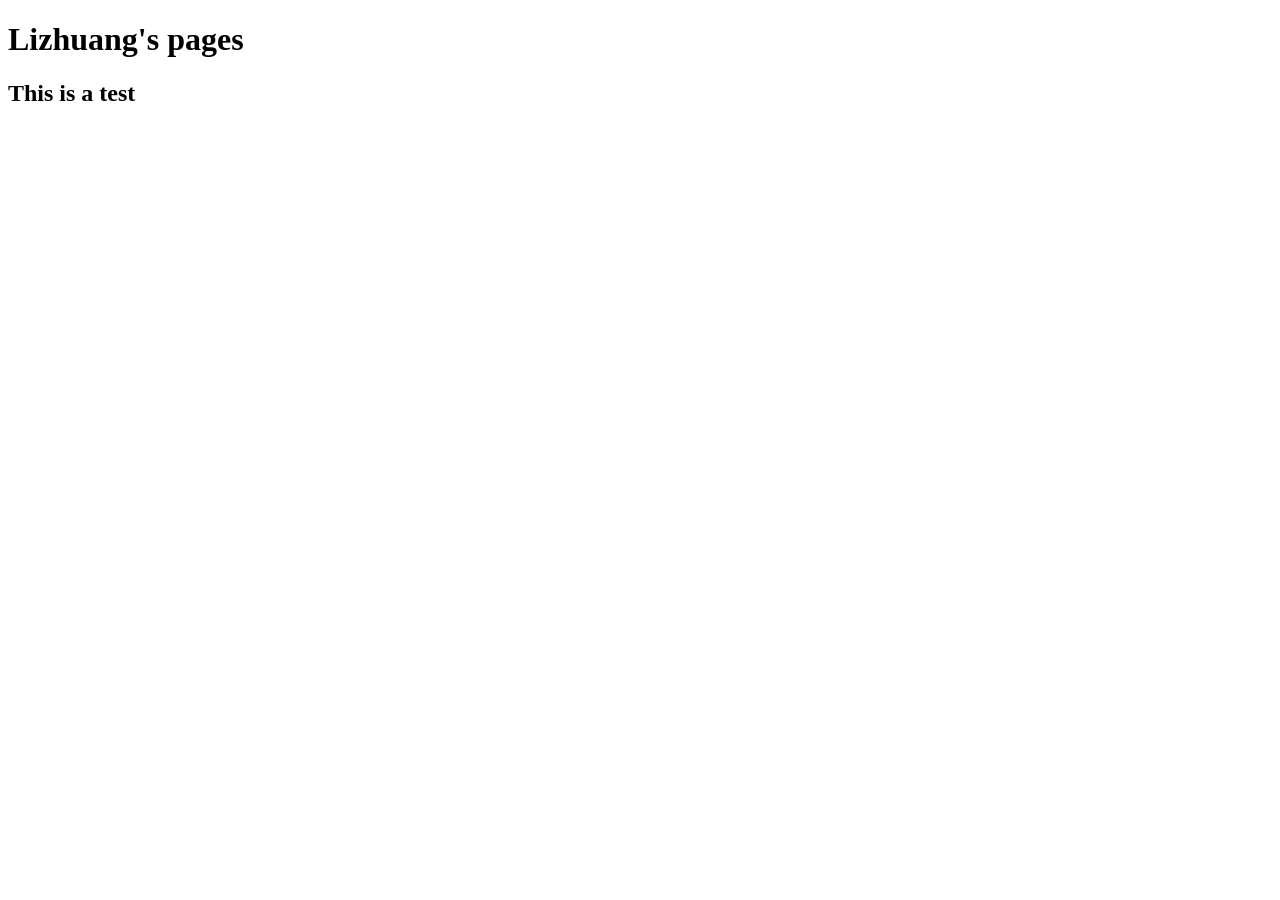
<file: index.html>
<!DOCTYPE html>
<html lang="en">
<head>
    <meta charset="UTF-8">
    <meta name="viewport" content="width=device-width, initial-scale=1.0">
    <title>Document</title>
</head>
<body>
    <h1>Lizhuang's pages</h1>
    <h2>This is a test</h2>
    
</body>
</html>
</file>
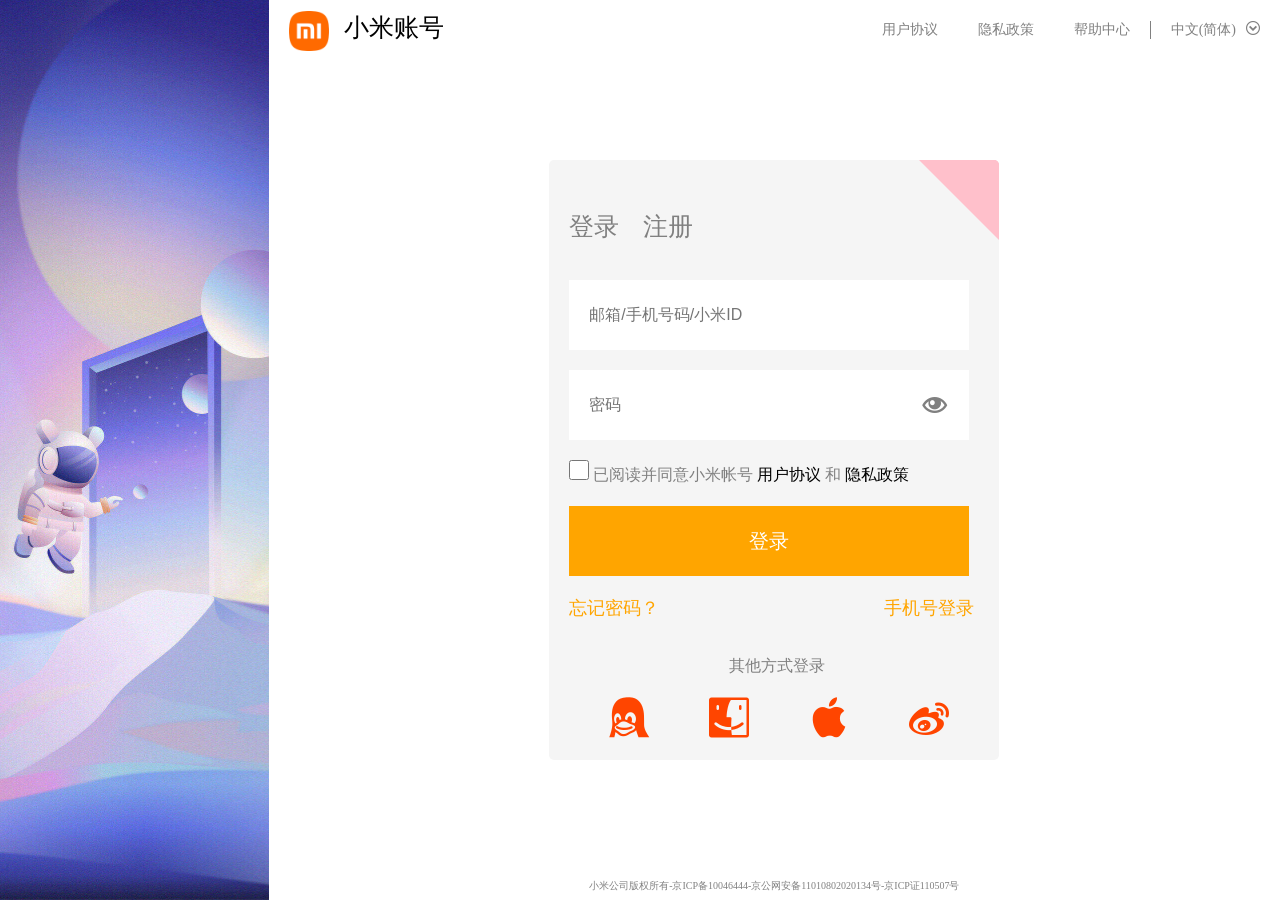
<file: register.html>
<!DOCTYPE html>
<html lang="en">
<head>
    <meta charset="UTF-8">
    <meta http-equiv="X-UA-Compatible" content="IE=edge">
    <meta name="viewport" content="width=device-width, initial-scale=1.0">
    <title>小米登录</title>
    <link rel="shortcut icon" href="favicon.ico" />
    <link rel="stylesheet" href="css/register.css">
    <link rel="stylesheet" href="css/common.css">
</head>
<body>
    <div class="app">

        <!-- 左边 -->
        <div class="register-bg">
            <div class="bg-img"></div>
        </div>

        <!-- 右边 -->
        <!-- <div class="er"> -->
            <div class="register">
                <!-- 第一行 -->
                <div class="header">
                    <div class="logo">
                        <img src="img/logo.png">
                        <span>小米账号</span>
                    </div>
                    <div class="nav">
                        <ul>
                            <li><a href="#">中文(简体)</a></li>
                            <li><a href="#">帮助中心</a></li>
                            <li><a href="#">隐私政策</a></li>
                            <li><a href="#">用户协议</a></li>
                        </ul>
                    </div>
                </div>

                <!-- 第二行 -->
                <div class="input">
                        <div class="sign-in">
                            <a href="#">登录</a>
                            <a href="#">注册</a>
                        </div>
                        <div class="QR-code"></div>

                        <form>
                            <div class="input1"><input type="text" placeholder="邮箱/手机号码/小米ID"></div>

                            <div class="input2">
                                <input type="text" placeholder="密码">
                                <div class="eyes"></div>
                            </div>

                            <div class="input3">
                                <input type="checkbox" id="checkbox">
                                <label for="checkbox"><span>已阅读并同意小米帐号</span></label>
                                <a href="#">用户协议</a>
                                <label for="checkbox"><span> 和 </span></label>
                                <a href="#">隐私政策</a>
                            </div>
                            <div class="input4"><input type="button" value="登录"></div>
                        </form>

                        <div class="help">
                            <a href="#">忘记密码？</a>
                            <a href="#">手机号登录</a>
                        </div>

                        <div class="other-sign-in">其他方式登录</div>
                        <div class="other-sign-in-li">
                            <ul>
                                <li><a href="#"></a></li>
                                <li><a href="#"></a></li>
                                <li><a href="#"></a></li>
                                <li><a href="#"></a></li>
                            </ul>
                        </div>
                </div>

                <!-- 第三行 -->
                <div class="copyright">
                    小米公司版权所有-京ICP备10046444-京公网安备11010802020134号-京ICP证110507号
                </div>
            
            </div>
        <!-- </div>    -->
    </div>
</body>
</html>
</file>
<file: css/register.css>
* {
    margin: 0;
    padding: 0;
    box-sizing: border-box;
}
input,
button {
    border: 0;
    outline: none;
}
li {
    list-style: none;
}
a {
    text-decoration: none;
    color: gray;
}

.app {
    display: flex;
}

.register-bg {
    width: 340px;
    background-color: skyblue;
}
.bg-img{
    background-image: url(../img/登录图片.jpg);
    width: 100%;
    height: 100%;
    background-position: 50%;
    background-size: cover;
}

.register {
    position: relative;
    width: 100%;
    min-height: 100vh;
    /* background-color: pink; */
}

/* 右边第一行 */
.register .header {
    width: 100%;
    height: 100px;
    /* background-color: skyblue; */
    border-top: 1px solid transparent;
}

.header img {
    float: left;
    margin-top: 10px;
    margin-left: 20px;
    width: 40px;
    height: 40px;
}

.header span {
    float: left;
    font-size: 25px;
    margin-top: 10px;
    margin-left: 15px;
}

.nav li {
    float: right;
    padding: 0 20px;
    margin-top: 20px;
    font-size: 14px;
}
.nav li:nth-child(1) {
    border-left: 1px solid gray;
}
.nav li:nth-child(1) a::after {
    content: "";
    font-family: 'icomoon';
    margin-left: 10px;
}
.nav li a:hover {
    color: orangered;
}

/* 右边第二行 */
.register .input {
    position: relative;
    border-radius: 5px;
    overflow: hidden;
    width: 450px;
    height: 600px;
    top: 40%;
    left: 50%;
    transform: translate(-50%, -50%);
    background-color: whitesmoke;
}

.input .sign-in {
    position: absolute;
    top: 50px;
    width: 300px;
    height: 35px;
    /* background-color: pink; */
}

.input .sign-in a {
    margin-left: 20px;
    font-size: 25px;
}

.input .sign-in a:hover {
    color: orangered;
    text-decoration: underline;
}

.QR-code {
    position: absolute;
    right: 0;
    width: 80px;
    height: 80px;
    border-top: 40px solid pink;
    border-left: 40px solid transparent;
    border-right: 40px solid pink;
    border-bottom: 40px solid transparent;
}

.input form {
    margin-top: 100px;
}

.input form input {
    margin-left: 20px;
    margin-top: 20px;
}

.input1 input {
    width: 400px;
}

.input2 input {
    float: left;
    width: 330px;
    border-right: 1px solid transparent;
}

.input1 input,
.input2 input {
    font-size: 16px;
    padding-left: 20px;
    color: gray;
    height: 70px;
}

.eyes {
    float: left;
    width: 70px;
    height: 70px;
    margin-top: 20px;
    font-family: 'icomoon';
    background-color: white;
    border: 1px white solid;
    font-size: 25px;
    text-align: center;
    line-height: 70px;
    color: gray;
}
.eyes:hover {
    color: orangered;
}

.input form .input3 input {
     width: 20px;
     height: 20px;
}

.input3 span {
     color: gray;
}

 .input3 a {
     color: black;
 }

 .input4 input {
    width: 400px;
    height: 70px;
    font-size: 20px;
    color: white;
    background-color: orange;
 }

 .help {
    margin-left: 20px;
    margin-top: 20px;
    font-size: 18px;
 }

 .help a:first-child {
    float: left;
    color: orange;

 }

 .help a:last-child {
    float: right;
    margin-right: 25px;
    color: orange;
 }

 .other-sign-in {
    margin-top: 80px;
    margin-left: 180px;
    font-size: 16px;
    color: gray;
 }

 .other-sign-in-li li a {
    font-family: 'icomoon';
    float: left;
    margin-left: 60px;
    margin-top: 20px;
    font-size: 40px;
    color: orangered;
 }

 /* 右边第三行 */
 .copyright {
    position: absolute;
        font-size: 10px;
        color: gray;
        left: 50%;
        /* top: 50%; */
        bottom: 0;
        transform: translate(-50%, -50%);
 }
</file>
<file: css/common.css>
@font-face {
    font-family: 'icomoon';
    src: url('../fonts/icomoon.eot?kqqa7e');
    src: url('../fonts/icomoon.eot?kqqa7e#iefix') format('embedded-opentype'),
        url('../fonts/icomoon.ttf?kqqa7e') format('truetype'),
        url('../fonts/icomoon.woff?kqqa7e') format('woff'),
        url('../fonts/icomoon.svg?kqqa7e#icomoon') format('svg');
    font-weight: normal;
    font-style: normal;
    font-display: block;
}
</file>
